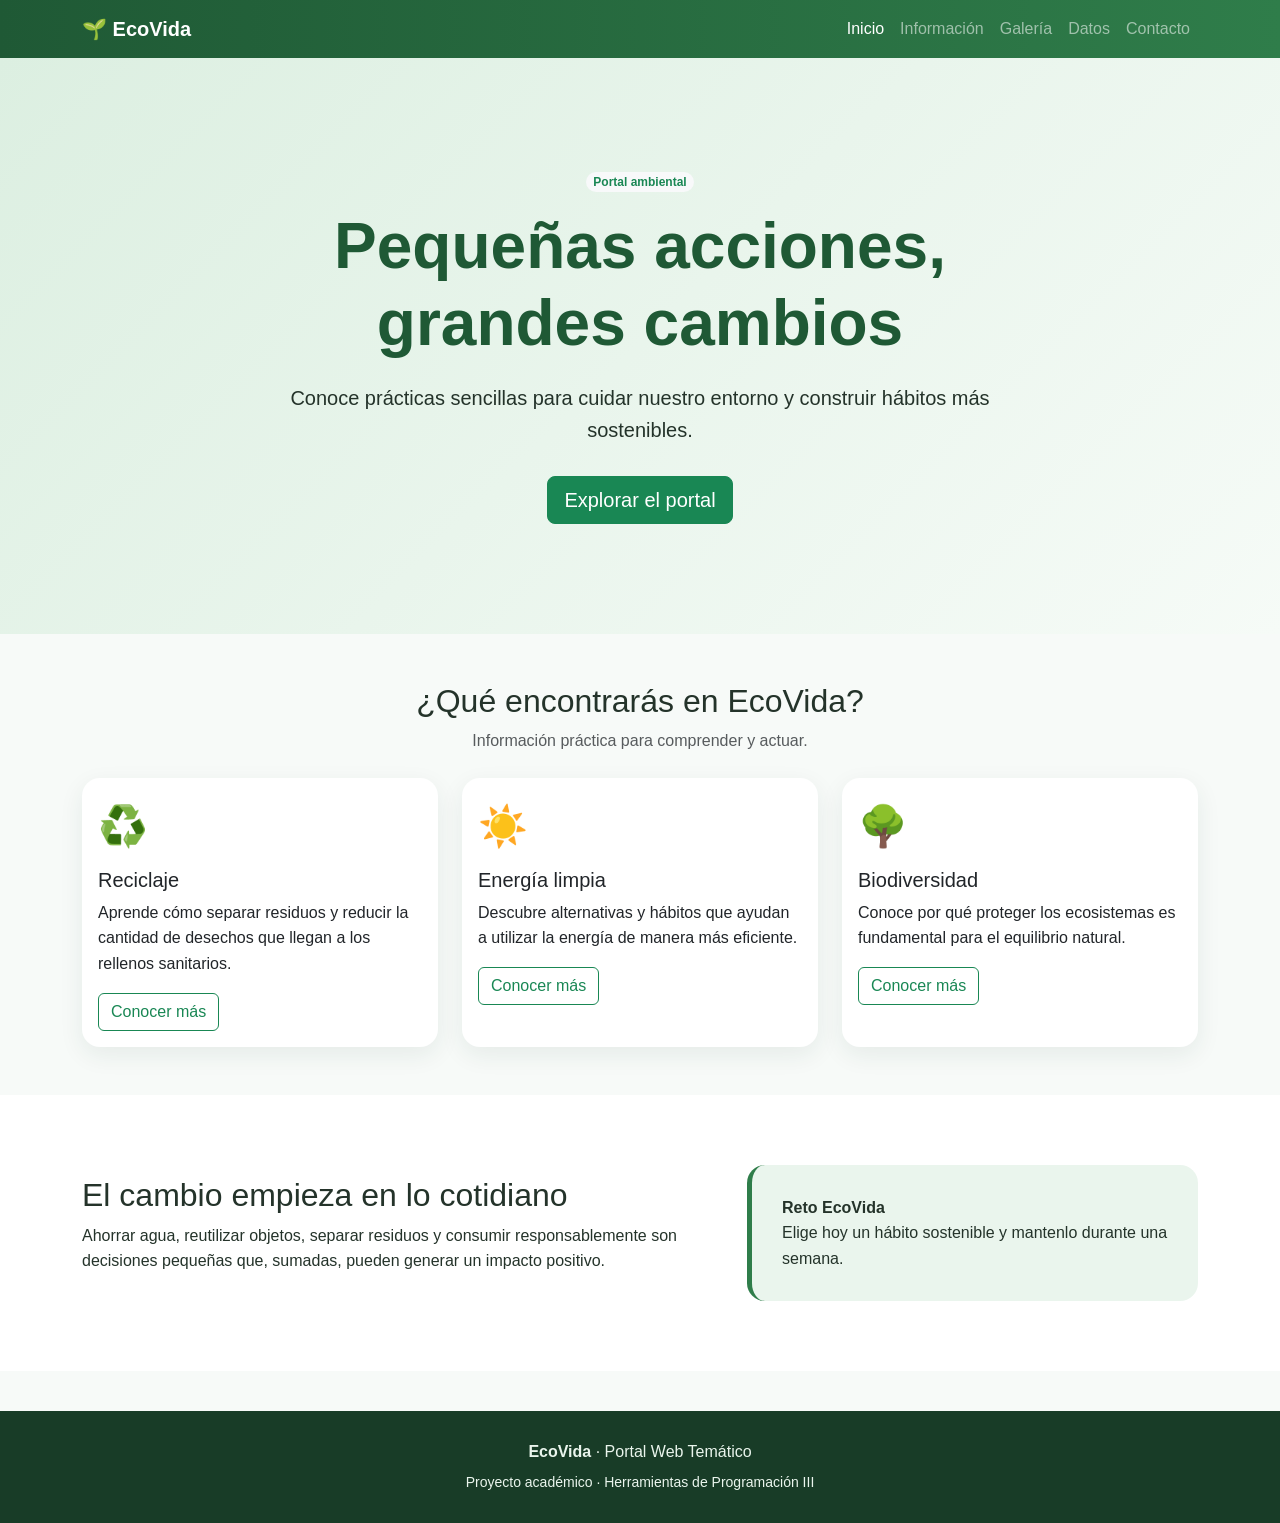
<file: index.html>
<!DOCTYPE html>
<html lang="es">
<head>
  <meta charset="UTF-8">
  <meta name="viewport" content="width=device-width, initial-scale=1.0">
  <meta name="description" content="EcoVida, portal educativo sobre sostenibilidad y cuidado del medio ambiente.">
  <meta name="keywords" content="medio ambiente, sostenibilidad, reciclaje, biodiversidad, energía limpia">
  <meta name="author" content="Paul Díaz">
  <meta property="og:title" content="EcoVida - Portal Ambiental">
  <meta property="og:description" content="Ideas y acciones para construir un futuro más sostenible.">
  <title>EcoVida | Inicio</title>
  <link href="https://cdn.jsdelivr.net/npm/bootstrap@5.3.3/dist/css/bootstrap.min.css" rel="stylesheet">
  <link rel="stylesheet" href="css/style.css">
</head>
<body>
<header>
  <nav class="navbar navbar-expand-lg navbar-dark bg-eco sticky-top" aria-label="Navegación principal">
    <div class="container">
      <a class="navbar-brand fw-bold" href="index.html">🌱 EcoVida</a>
      <button class="navbar-toggler" type="button" data-bs-toggle="collapse" data-bs-target="#menu" aria-label="Abrir menú">
        <span class="navbar-toggler-icon"></span>
      </button>
      <div class="collapse navbar-collapse" id="menu">
        <ul class="navbar-nav ms-auto">
          <li class="nav-item"><a class="nav-link active" href="index.html">Inicio</a></li>
          <li class="nav-item"><a class="nav-link" href="informacion.html">Información</a></li>
          <li class="nav-item"><a class="nav-link" href="galeria.html">Galería</a></li>
          <li class="nav-item"><a class="nav-link" href="tabla.html">Datos</a></li>
          <li class="nav-item"><a class="nav-link" href="contacto.html">Contacto</a></li>
        </ul>
      </div>
    </div>
  </nav>
</header>

<main>
  <section class="hero">
    <div class="container text-center">
      <span class="badge rounded-pill bg-light text-success mb-3">Portal ambiental</span>
      <h1>Pequeñas acciones, grandes cambios</h1>
      <p class="lead">Conoce prácticas sencillas para cuidar nuestro entorno y construir hábitos más sostenibles.</p>
      <a href="informacion.html" class="btn btn-success btn-lg">Explorar el portal</a>
    </div>
  </section>

  <section class="py-5">
    <div class="container">
      <div class="text-center mb-4">
        <h2>¿Qué encontrarás en EcoVida?</h2>
        <p class="text-muted">Información práctica para comprender y actuar.</p>
      </div>
      <div class="row g-4">
        <article class="col-md-4">
          <div class="card h-100 eco-card">
            <div class="card-body">
              <div class="icon">♻️</div>
              <h3 class="h5">Reciclaje</h3>
              <p>Aprende cómo separar residuos y reducir la cantidad de desechos que llegan a los rellenos sanitarios.</p>
              <a href="informacion.html#reciclaje" class="btn btn-outline-success">Conocer más</a>
            </div>
          </div>
        </article>
        <article class="col-md-4">
          <div class="card h-100 eco-card">
            <div class="card-body">
              <div class="icon">☀️</div>
              <h3 class="h5">Energía limpia</h3>
              <p>Descubre alternativas y hábitos que ayudan a utilizar la energía de manera más eficiente.</p>
              <a href="informacion.html#energia" class="btn btn-outline-success">Conocer más</a>
            </div>
          </div>
        </article>
        <article class="col-md-4">
          <div class="card h-100 eco-card">
            <div class="card-body">
              <div class="icon">🌳</div>
              <h3 class="h5">Biodiversidad</h3>
              <p>Conoce por qué proteger los ecosistemas es fundamental para el equilibrio natural.</p>
              <a href="informacion.html#biodiversidad" class="btn btn-outline-success">Conocer más</a>
            </div>
          </div>
        </article>
      </div>
    </div>
  </section>

  <section class="quote-section">
    <div class="container">
      <div class="row align-items-center g-4">
        <div class="col-lg-7">
          <h2>El cambio empieza en lo cotidiano</h2>
          <p>Ahorrar agua, reutilizar objetos, separar residuos y consumir responsablemente son decisiones pequeñas que, sumadas, pueden generar un impacto positivo.</p>
        </div>
        <aside class="col-lg-5">
          <div class="highlight-box">
            <strong>Reto EcoVida</strong>
            <p class="mb-0">Elige hoy un hábito sostenible y mantenlo durante una semana.</p>
          </div>
        </aside>
      </div>
    </div>
  </section>
</main>

<footer class="footer">
  <div class="container text-center">
    <p class="mb-1"><strong>EcoVida</strong> · Portal Web Temático</p>
    <small>Proyecto académico · Herramientas de Programación III</small>
  </div>
</footer>
<script src="https://cdn.jsdelivr.net/npm/bootstrap@5.3.3/dist/js/bootstrap.bundle.min.js"></script>
<script src="js/script.js"></script>
</body>
</html>
</file>
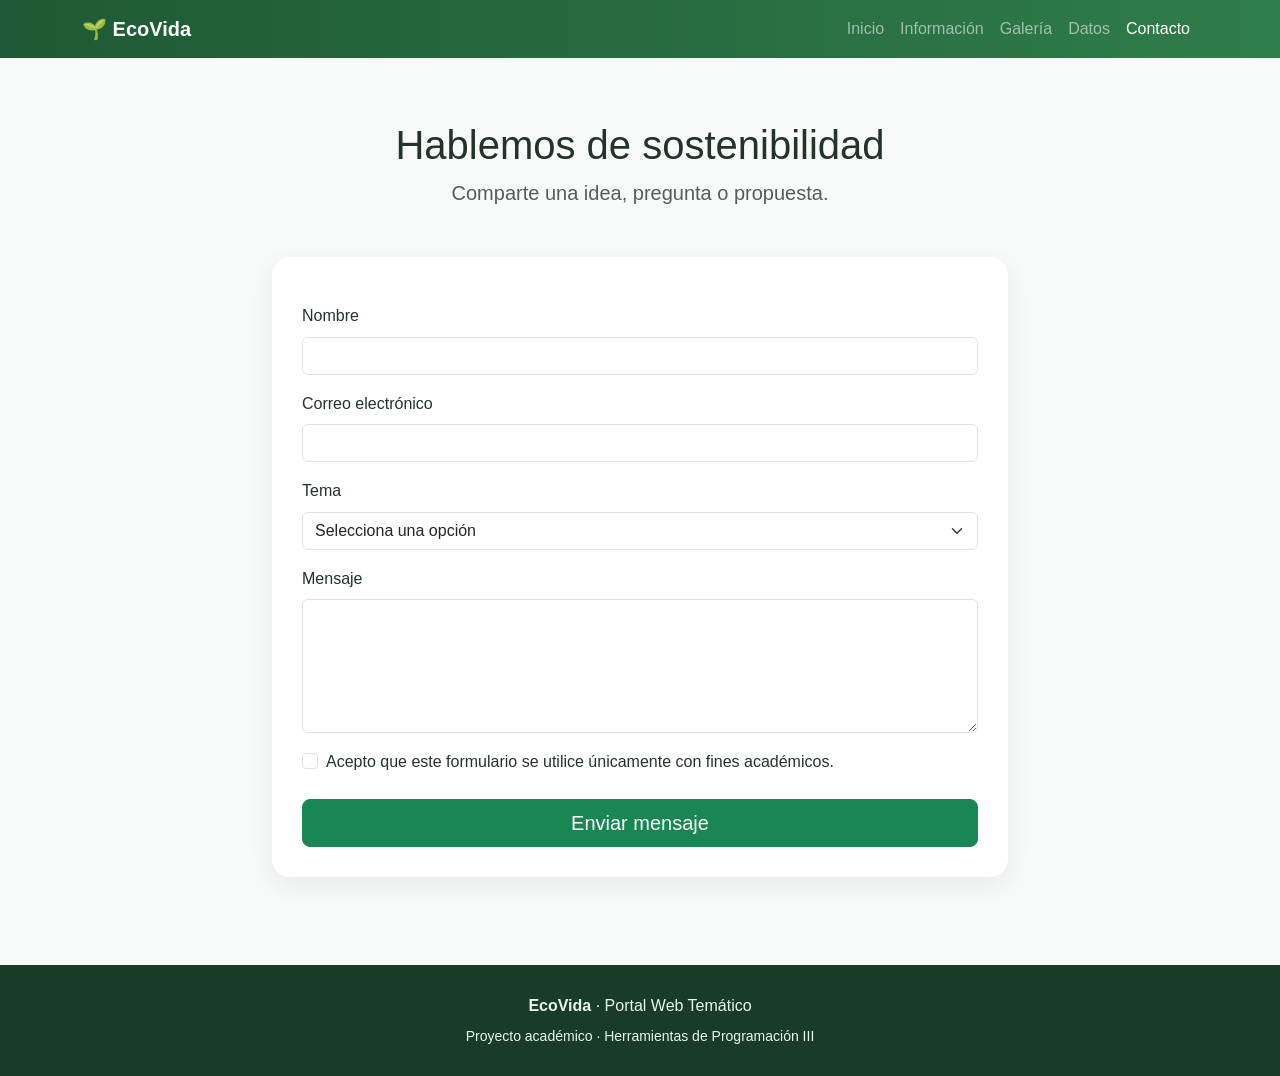
<file: contacto.html>
<!DOCTYPE html>
<html lang="es">
<head>
<meta charset="UTF-8"><meta name="viewport" content="width=device-width, initial-scale=1.0">
<meta name="description" content="Formulario de contacto de EcoVida."><meta name="keywords" content="contacto, EcoVida, sostenibilidad">
<meta name="author" content="Paul Díaz"><meta property="og:title" content="EcoVida | Contacto"><meta property="og:description" content="Contáctanos para compartir ideas sobre sostenibilidad.">
<title>EcoVida | Contacto</title><link href="https://cdn.jsdelivr.net/npm/bootstrap@5.3.3/dist/css/bootstrap.min.css" rel="stylesheet"><link rel="stylesheet" href="css/style.css">
</head>
<body>
<header><nav class="navbar navbar-expand-lg navbar-dark bg-eco sticky-top" aria-label="Navegación principal"><div class="container"><a class="navbar-brand fw-bold" href="index.html">🌱 EcoVida</a><button class="navbar-toggler" type="button" data-bs-toggle="collapse" data-bs-target="#menu" aria-label="Abrir menú"><span class="navbar-toggler-icon"></span></button><div class="collapse navbar-collapse" id="menu"><ul class="navbar-nav ms-auto"><li class="nav-item"><a class="nav-link" href="index.html">Inicio</a></li><li class="nav-item"><a class="nav-link" href="informacion.html">Información</a></li><li class="nav-item"><a class="nav-link" href="galeria.html">Galería</a></li><li class="nav-item"><a class="nav-link" href="tabla.html">Datos</a></li><li class="nav-item"><a class="nav-link active" href="contacto.html">Contacto</a></li></ul></div></div></nav></header>
<main class="container py-5">
<section class="page-heading text-center mb-5"><h1>Hablemos de sostenibilidad</h1><p class="lead text-muted">Comparte una idea, pregunta o propuesta.</p></section>
<section class="row justify-content-center">
<div class="col-lg-8">
<form id="contactForm" class="contact-card" novalidate>
<div id="formMessage" class="mb-3" aria-live="polite"></div>
<div class="mb-3"><label for="nombre" class="form-label">Nombre</label><input type="text" class="form-control" id="nombre" name="nombre" minlength="3" required><div class="invalid-feedback">El nombre debe tener mínimo 3 caracteres.</div></div>
<div class="mb-3"><label for="email" class="form-label">Correo electrónico</label><input type="email" class="form-control" id="email" name="email" required><div class="invalid-feedback">Ingresa un correo electrónico válido.</div></div>
<div class="mb-3"><label for="tema" class="form-label">Tema</label><select class="form-select" id="tema" name="tema" required><option value="">Selecciona una opción</option><option>Reciclaje</option><option>Energía</option><option>Biodiversidad</option><option>Otro tema ambiental</option></select><div class="invalid-feedback">Selecciona un tema.</div></div>
<div class="mb-3"><label for="mensaje" class="form-label">Mensaje</label><textarea class="form-control" id="mensaje" name="mensaje" rows="5" minlength="20" required></textarea><div class="invalid-feedback">El mensaje debe tener mínimo 20 caracteres.</div></div>
<div class="form-check mb-4"><input class="form-check-input" type="checkbox" id="acepto" required><label class="form-check-label" for="acepto">Acepto que este formulario se utilice únicamente con fines académicos.</label><div class="invalid-feedback">Debes aceptar esta opción.</div></div>
<button type="submit" class="btn btn-success btn-lg w-100">Enviar mensaje</button>
</form>
</div>
</section>
</main>
<footer class="footer"><div class="container text-center"><p class="mb-1"><strong>EcoVida</strong> · Portal Web Temático</p><small>Proyecto académico · Herramientas de Programación III</small></div></footer>
<script src="https://cdn.jsdelivr.net/npm/bootstrap@5.3.3/dist/js/bootstrap.bundle.min.js"></script><script src="js/script.js"></script>
</body></html>
</file>
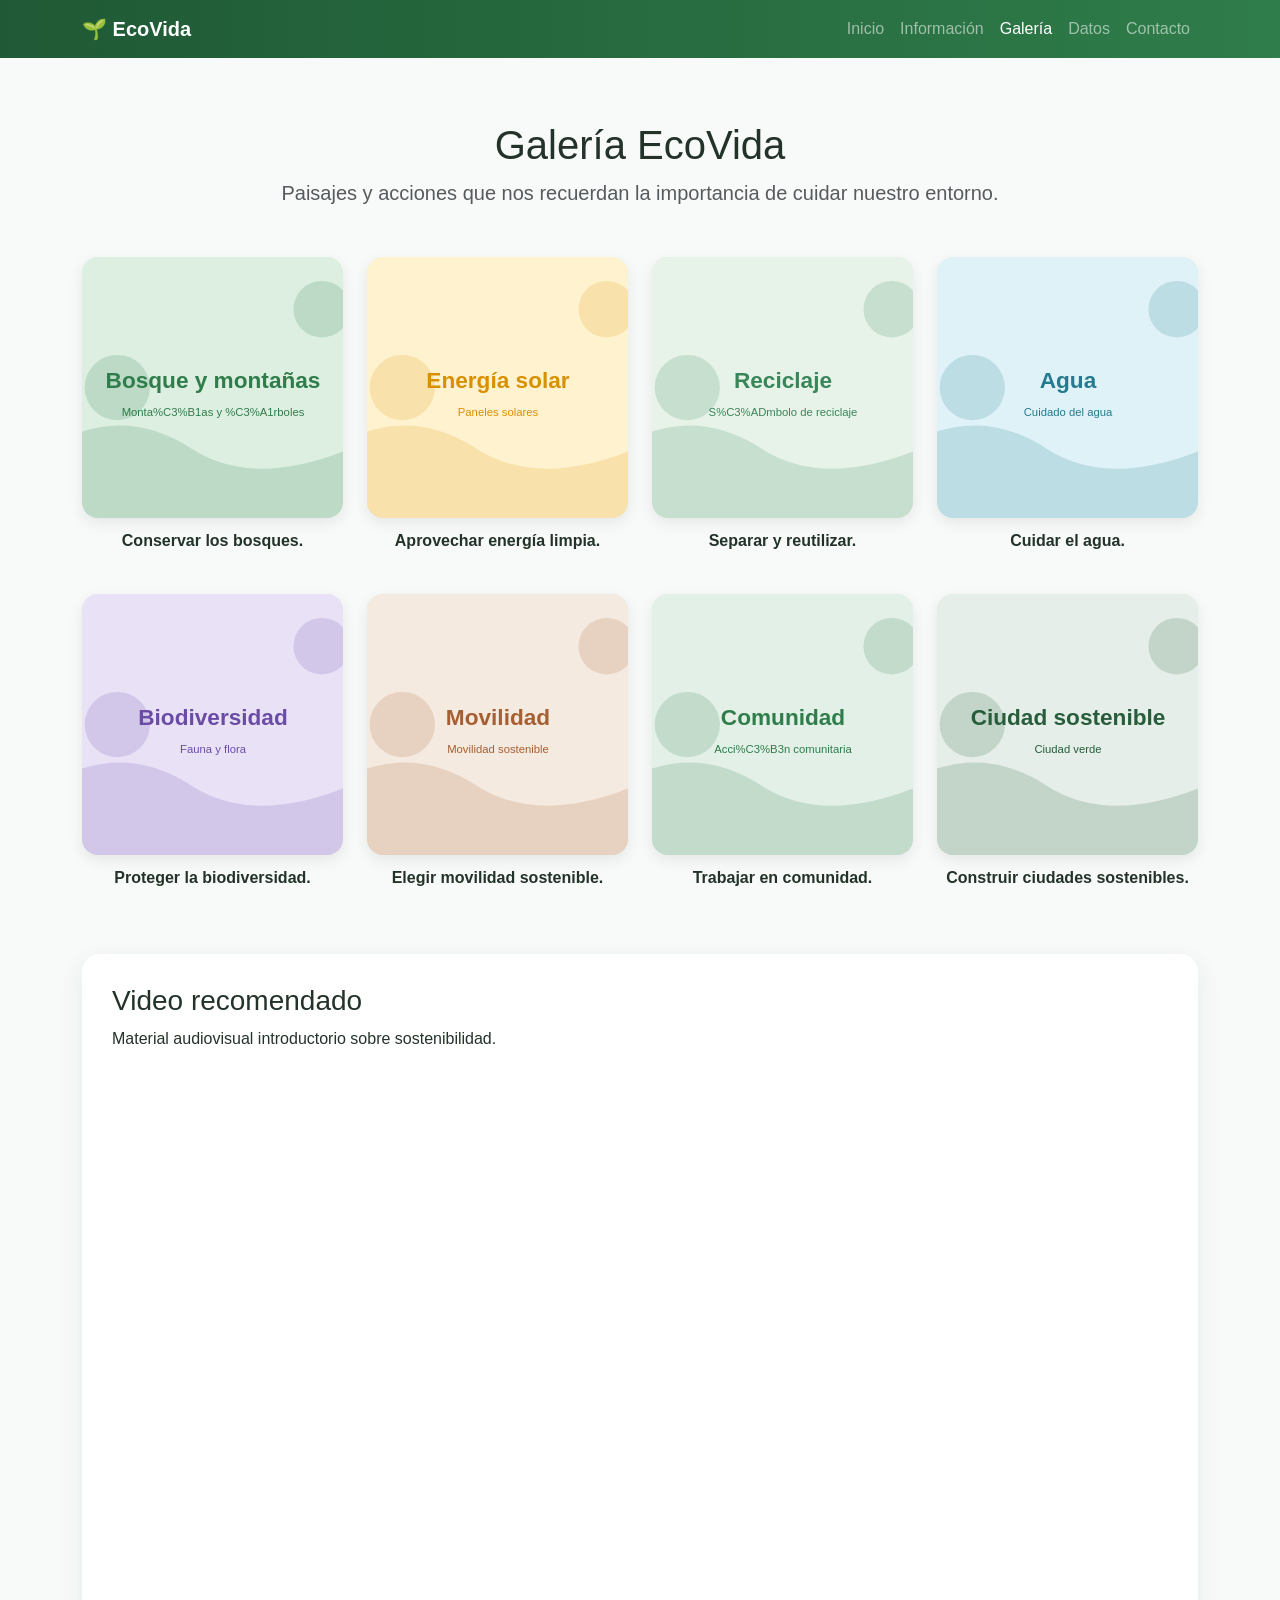
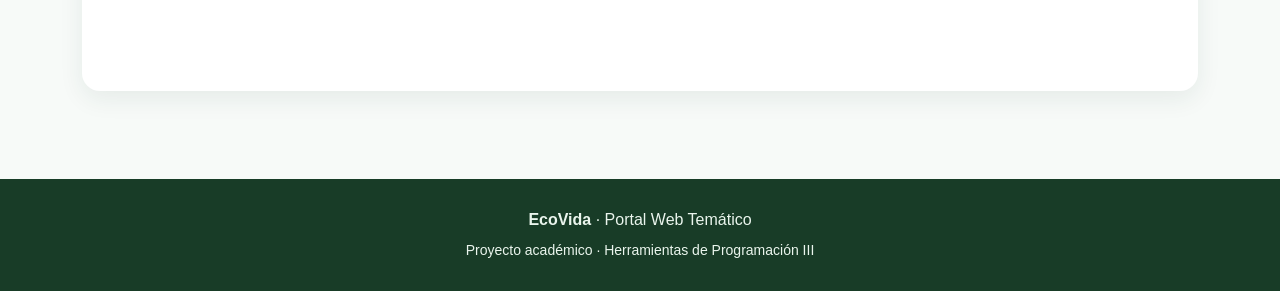
<file: galeria.html>
<!DOCTYPE html>
<html lang="es">
<head>
<meta charset="UTF-8"><meta name="viewport" content="width=device-width, initial-scale=1.0">
<meta name="description" content="Galería multimedia de EcoVida sobre naturaleza y sostenibilidad.">
<meta name="keywords" content="galería ambiental, naturaleza, sostenibilidad">
<meta name="author" content="Paul Díaz">
<meta property="og:title" content="EcoVida | Galería"><meta property="og:description" content="Imágenes y video sobre cuidado ambiental.">
<title>EcoVida | Galería</title>
<link href="https://cdn.jsdelivr.net/npm/bootstrap@5.3.3/dist/css/bootstrap.min.css" rel="stylesheet"><link rel="stylesheet" href="css/style.css">
</head>
<body>
<header><nav class="navbar navbar-expand-lg navbar-dark bg-eco sticky-top" aria-label="Navegación principal"><div class="container"><a class="navbar-brand fw-bold" href="index.html">🌱 EcoVida</a><button class="navbar-toggler" type="button" data-bs-toggle="collapse" data-bs-target="#menu" aria-label="Abrir menú"><span class="navbar-toggler-icon"></span></button><div class="collapse navbar-collapse" id="menu"><ul class="navbar-nav ms-auto"><li class="nav-item"><a class="nav-link" href="index.html">Inicio</a></li><li class="nav-item"><a class="nav-link" href="informacion.html">Información</a></li><li class="nav-item"><a class="nav-link active" href="galeria.html">Galería</a></li><li class="nav-item"><a class="nav-link" href="tabla.html">Datos</a></li><li class="nav-item"><a class="nav-link" href="contacto.html">Contacto</a></li></ul></div></div></nav></header>
<main class="container py-5">
<section class="page-heading text-center mb-5"><h1>Galería EcoVida</h1><p class="lead text-muted">Paisajes y acciones que nos recuerdan la importancia de cuidar nuestro entorno.</p></section>
<section>
<div class="row g-4">
<figure class="col-sm-6 col-lg-3"><img src="img/naturaleza-1.svg" class="gallery-img" alt="Paisaje natural con árboles y montañas"><figcaption>Conservar los bosques.</figcaption></figure>
<figure class="col-sm-6 col-lg-3"><img src="img/naturaleza-2.svg" class="gallery-img" alt="Ilustración de energía solar"><figcaption>Aprovechar energía limpia.</figcaption></figure>
<figure class="col-sm-6 col-lg-3"><img src="img/naturaleza-3.svg" class="gallery-img" alt="Ilustración de reciclaje"><figcaption>Separar y reutilizar.</figcaption></figure>
<figure class="col-sm-6 col-lg-3"><img src="img/naturaleza-4.svg" class="gallery-img" alt="Ilustración de agua y naturaleza"><figcaption>Cuidar el agua.</figcaption></figure>
<figure class="col-sm-6 col-lg-3"><img src="img/naturaleza-5.svg" class="gallery-img" alt="Ilustración de biodiversidad"><figcaption>Proteger la biodiversidad.</figcaption></figure>
<figure class="col-sm-6 col-lg-3"><img src="img/naturaleza-6.svg" class="gallery-img" alt="Ilustración de movilidad sostenible"><figcaption>Elegir movilidad sostenible.</figcaption></figure>
<figure class="col-sm-6 col-lg-3"><img src="img/naturaleza-7.svg" class="gallery-img" alt="Ilustración de comunidad ambiental"><figcaption>Trabajar en comunidad.</figcaption></figure>
<figure class="col-sm-6 col-lg-3"><img src="img/naturaleza-8.svg" class="gallery-img" alt="Ilustración de ciudad sostenible"><figcaption>Construir ciudades sostenibles.</figcaption></figure>
</div>
</section>
<section class="video-box mt-5">
<h2 class="h3">Video recomendado</h2>
<p>Material audiovisual introductorio sobre sostenibilidad.</p>
<div class="ratio ratio-16x9"><iframe src="https://www.youtube.com/embed/5yqvS7QfK7Q" title="Video sobre sostenibilidad" allowfullscreen></iframe></div>
</section>
</main>
<footer class="footer"><div class="container text-center"><p class="mb-1"><strong>EcoVida</strong> · Portal Web Temático</p><small>Proyecto académico · Herramientas de Programación III</small></div></footer>
<script src="https://cdn.jsdelivr.net/npm/bootstrap@5.3.3/dist/js/bootstrap.bundle.min.js"></script><script src="js/script.js"></script>
</body></html>
</file>
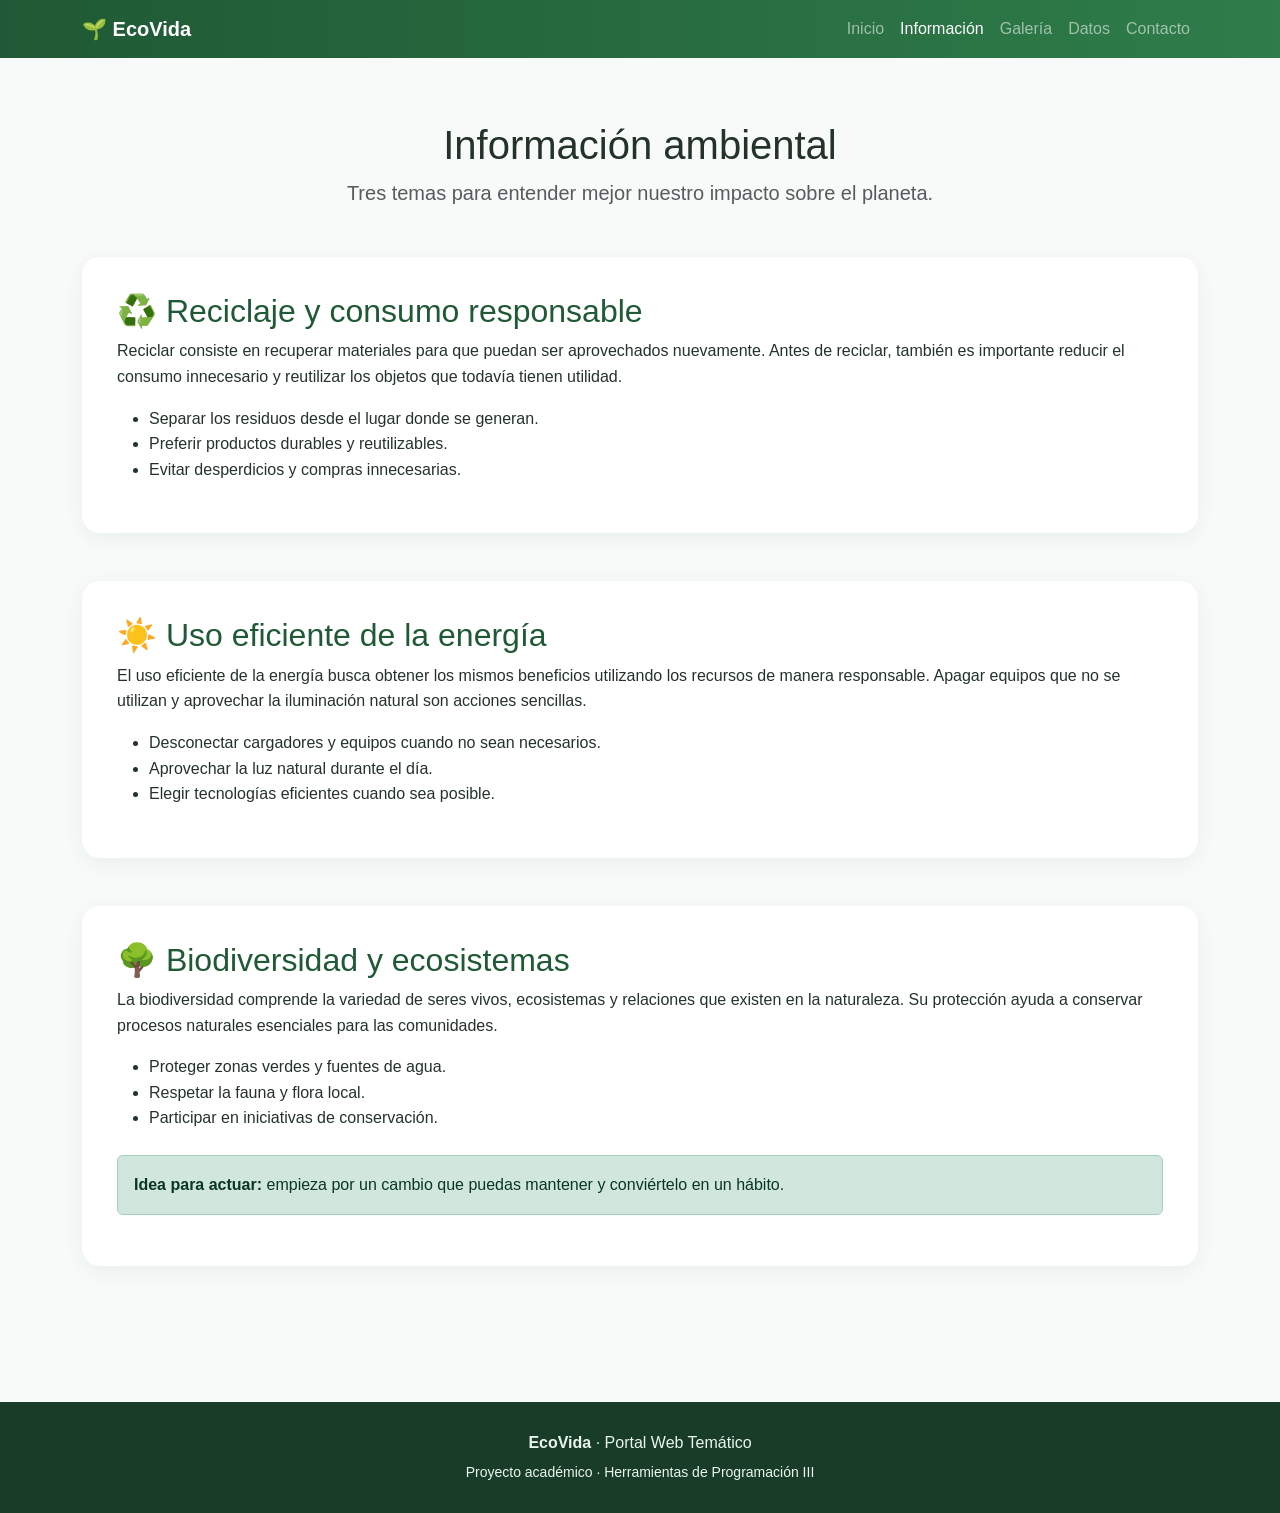
<file: informacion.html>
<!DOCTYPE html>
<html lang="es">
<head>
  <meta charset="UTF-8">
  <meta name="viewport" content="width=device-width, initial-scale=1.0">
  <meta name="description" content="Información sobre sostenibilidad, reciclaje, energía y biodiversidad.">
  <meta name="keywords" content="sostenibilidad, reciclaje, energía, biodiversidad">
  <meta name="author" content="Paul Díaz">
  <meta property="og:title" content="EcoVida | Información">
  <meta property="og:description" content="Conceptos y prácticas ambientales para la vida cotidiana.">
  <title>EcoVida | Información</title>
  <link href="https://cdn.jsdelivr.net/npm/bootstrap@5.3.3/dist/css/bootstrap.min.css" rel="stylesheet">
  <link rel="stylesheet" href="css/style.css">
</head>
<body>
<header>
<nav class="navbar navbar-expand-lg navbar-dark bg-eco sticky-top" aria-label="Navegación principal">
<div class="container"><a class="navbar-brand fw-bold" href="index.html">🌱 EcoVida</a>
<button class="navbar-toggler" type="button" data-bs-toggle="collapse" data-bs-target="#menu" aria-label="Abrir menú"><span class="navbar-toggler-icon"></span></button>
<div class="collapse navbar-collapse" id="menu"><ul class="navbar-nav ms-auto">
<li class="nav-item"><a class="nav-link" href="index.html">Inicio</a></li><li class="nav-item"><a class="nav-link active" href="informacion.html">Información</a></li><li class="nav-item"><a class="nav-link" href="galeria.html">Galería</a></li><li class="nav-item"><a class="nav-link" href="tabla.html">Datos</a></li><li class="nav-item"><a class="nav-link" href="contacto.html">Contacto</a></li>
</ul></div></div>
</nav>
</header>
<main class="container py-5">
<section class="page-heading text-center mb-5">
<h1>Información ambiental</h1>
<p class="lead text-muted">Tres temas para entender mejor nuestro impacto sobre el planeta.</p>
</section>
<section id="reciclaje" class="info-section mb-5">
<article>
<h2>♻️ Reciclaje y consumo responsable</h2>
<p>Reciclar consiste en recuperar materiales para que puedan ser aprovechados nuevamente. Antes de reciclar, también es importante reducir el consumo innecesario y reutilizar los objetos que todavía tienen utilidad.</p>
<ul><li>Separar los residuos desde el lugar donde se generan.</li><li>Preferir productos durables y reutilizables.</li><li>Evitar desperdicios y compras innecesarias.</li></ul>
</article>
</section>
<section id="energia" class="info-section mb-5">
<article>
<h2>☀️ Uso eficiente de la energía</h2>
<p>El uso eficiente de la energía busca obtener los mismos beneficios utilizando los recursos de manera responsable. Apagar equipos que no se utilizan y aprovechar la iluminación natural son acciones sencillas.</p>
<ul><li>Desconectar cargadores y equipos cuando no sean necesarios.</li><li>Aprovechar la luz natural durante el día.</li><li>Elegir tecnologías eficientes cuando sea posible.</li></ul>
</article>
</section>
<section id="biodiversidad" class="info-section mb-5">
<article>
<h2>🌳 Biodiversidad y ecosistemas</h2>
<p>La biodiversidad comprende la variedad de seres vivos, ecosistemas y relaciones que existen en la naturaleza. Su protección ayuda a conservar procesos naturales esenciales para las comunidades.</p>
<ul><li>Proteger zonas verdes y fuentes de agua.</li><li>Respetar la fauna y flora local.</li><li>Participar en iniciativas de conservación.</li></ul>
</article>
<aside class="alert alert-success mt-4"><strong>Idea para actuar:</strong> empieza por un cambio que puedas mantener y conviértelo en un hábito.</aside>
</section>
</main>
<footer class="footer"><div class="container text-center"><p class="mb-1"><strong>EcoVida</strong> · Portal Web Temático</p><small>Proyecto académico · Herramientas de Programación III</small></div></footer>
<script src="https://cdn.jsdelivr.net/npm/bootstrap@5.3.3/dist/js/bootstrap.bundle.min.js"></script><script src="js/script.js"></script>
</body>
</html>
</file>
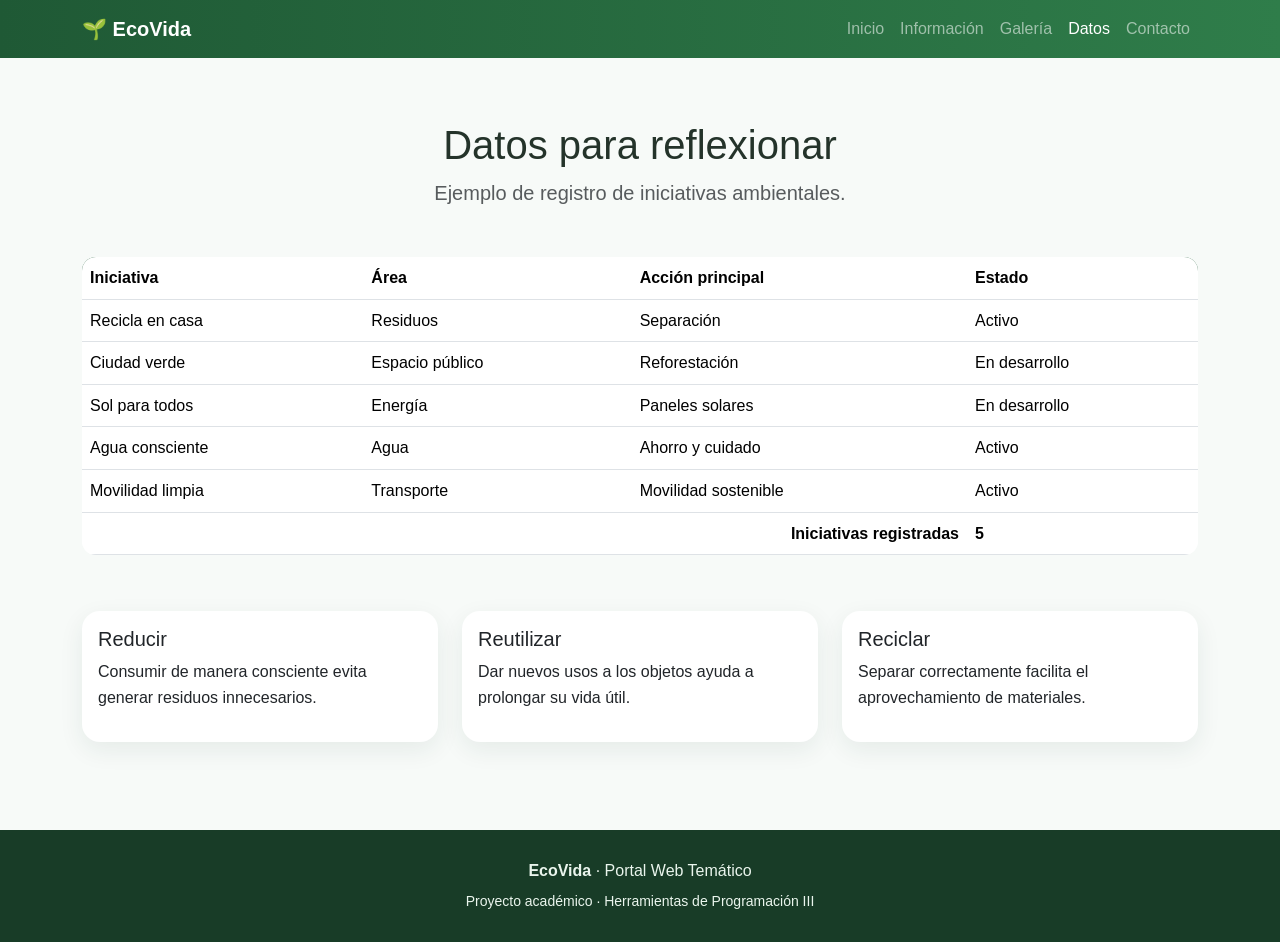
<file: tabla.html>
<!DOCTYPE html>
<html lang="es">
<head>
<meta charset="UTF-8"><meta name="viewport" content="width=device-width, initial-scale=1.0">
<meta name="description" content="Datos ambientales organizados en una tabla."><meta name="keywords" content="datos ambientales, sostenibilidad">
<meta name="author" content="Paul Díaz"><meta property="og:title" content="EcoVida | Datos"><meta property="og:description" content="Ejemplo de datos ambientales organizados.">
<title>EcoVida | Datos</title><link href="https://cdn.jsdelivr.net/npm/bootstrap@5.3.3/dist/css/bootstrap.min.css" rel="stylesheet"><link rel="stylesheet" href="css/style.css">
</head>
<body>
<header><nav class="navbar navbar-expand-lg navbar-dark bg-eco sticky-top" aria-label="Navegación principal"><div class="container"><a class="navbar-brand fw-bold" href="index.html">🌱 EcoVida</a><button class="navbar-toggler" type="button" data-bs-toggle="collapse" data-bs-target="#menu" aria-label="Abrir menú"><span class="navbar-toggler-icon"></span></button><div class="collapse navbar-collapse" id="menu"><ul class="navbar-nav ms-auto"><li class="nav-item"><a class="nav-link" href="index.html">Inicio</a></li><li class="nav-item"><a class="nav-link" href="informacion.html">Información</a></li><li class="nav-item"><a class="nav-link" href="galeria.html">Galería</a></li><li class="nav-item"><a class="nav-link active" href="tabla.html">Datos</a></li><li class="nav-item"><a class="nav-link" href="contacto.html">Contacto</a></li></ul></div></div></nav></header>
<main class="container py-5">
<section class="page-heading text-center mb-5"><h1>Datos para reflexionar</h1><p class="lead text-muted">Ejemplo de registro de iniciativas ambientales.</p></section>
<section>
<div class="table-responsive">
<table class="table table-hover align-middle eco-table">
<thead><tr><th>Iniciativa</th><th>Área</th><th>Acción principal</th><th>Estado</th></tr></thead>
<tbody>
<tr><td>Recicla en casa</td><td>Residuos</td><td>Separación</td><td>Activo</td></tr>
<tr><td>Ciudad verde</td><td>Espacio público</td><td>Reforestación</td><td>En desarrollo</td></tr>
<tr><td>Sol para todos</td><td>Energía</td><td>Paneles solares</td><td>En desarrollo</td></tr>
<tr><td>Agua consciente</td><td>Agua</td><td>Ahorro y cuidado</td><td>Activo</td></tr>
<tr><td>Movilidad limpia</td><td>Transporte</td><td>Movilidad sostenible</td><td>Activo</td></tr>
</tbody>
<tfoot><tr><th colspan="3" class="text-end">Iniciativas registradas</th><th>5</th></tr></tfoot>
</table>
</div>
</section>
<section class="row g-4 mt-3">
<article class="col-md-4"><div class="card h-100 eco-card"><div class="card-body"><h2 class="h5">Reducir</h2><p>Consumir de manera consciente evita generar residuos innecesarios.</p></div></div></article>
<article class="col-md-4"><div class="card h-100 eco-card"><div class="card-body"><h2 class="h5">Reutilizar</h2><p>Dar nuevos usos a los objetos ayuda a prolongar su vida útil.</p></div></div></article>
<article class="col-md-4"><div class="card h-100 eco-card"><div class="card-body"><h2 class="h5">Reciclar</h2><p>Separar correctamente facilita el aprovechamiento de materiales.</p></div></div></article>
</section>
</main>
<footer class="footer"><div class="container text-center"><p class="mb-1"><strong>EcoVida</strong> · Portal Web Temático</p><small>Proyecto académico · Herramientas de Programación III</small></div></footer>
<script src="https://cdn.jsdelivr.net/npm/bootstrap@5.3.3/dist/js/bootstrap.bundle.min.js"></script><script src="js/script.js"></script>
</body></html>
</file>
<file: css/style.css>
:root{
  --verde:#2f7d4a;
  --verde-oscuro:#1f5935;
  --verde-claro:#eaf5ed;
  --texto:#24332a;
  --fondo:#f7faf8;
}
*{box-sizing:border-box}
body{font-family:Arial,Helvetica,sans-serif;color:var(--texto);background:var(--fondo);line-height:1.6}
.bg-eco{background:linear-gradient(90deg,var(--verde-oscuro),var(--verde))}
.hero{padding:110px 20px;background:linear-gradient(135deg,#dcefe1,#f6fbf7);min-height:430px;display:flex;align-items:center}
.hero h1{font-size:clamp(2.3rem,5vw,4.5rem);font-weight:800;color:var(--verde-oscuro);max-width:850px;margin:auto}
.hero p{max-width:720px;margin:20px auto 30px}
.icon{font-size:2.5rem;margin-bottom:10px}
.eco-card,.contact-card{border:0;border-radius:18px;box-shadow:0 8px 25px rgba(30,70,45,.08)}
.eco-card{transition:transform .2s,box-shadow .2s}
.eco-card:hover{transform:translateY(-4px);box-shadow:0 12px 30px rgba(30,70,45,.14)}
.quote-section{padding:70px 0;background:white}
.highlight-box{background:var(--verde-claro);padding:30px;border-radius:18px;border-left:5px solid var(--verde)}
.page-heading{padding-top:15px}
.info-section{background:white;padding:35px;border-radius:18px;box-shadow:0 5px 20px rgba(30,70,45,.06)}
.info-section h2{color:var(--verde-oscuro)}
.gallery-img{width:100%;aspect-ratio:1/1;object-fit:cover;border-radius:16px;background:#dcefe1;box-shadow:0 5px 15px rgba(0,0,0,.08)}
figure figcaption{padding-top:10px;font-weight:600;text-align:center}
.video-box,.contact-card{background:white;padding:30px;border-radius:18px;box-shadow:0 8px 25px rgba(30,70,45,.08)}
.eco-table{background:white;border-radius:14px;overflow:hidden}
.eco-table thead{background:var(--verde-oscuro);color:white}
.footer{background:#183c27;color:#eaf5ed;padding:28px 0;margin-top:40px}
.form-control:focus,.form-select:focus{border-color:var(--verde);box-shadow:0 0 0 .2rem rgba(47,125,74,.15)}
@media(max-width:576px){.hero{padding:75px 18px}.hero h1{font-size:2.4rem}.info-section,.video-box,.contact-card{padding:22px}}
</file>
